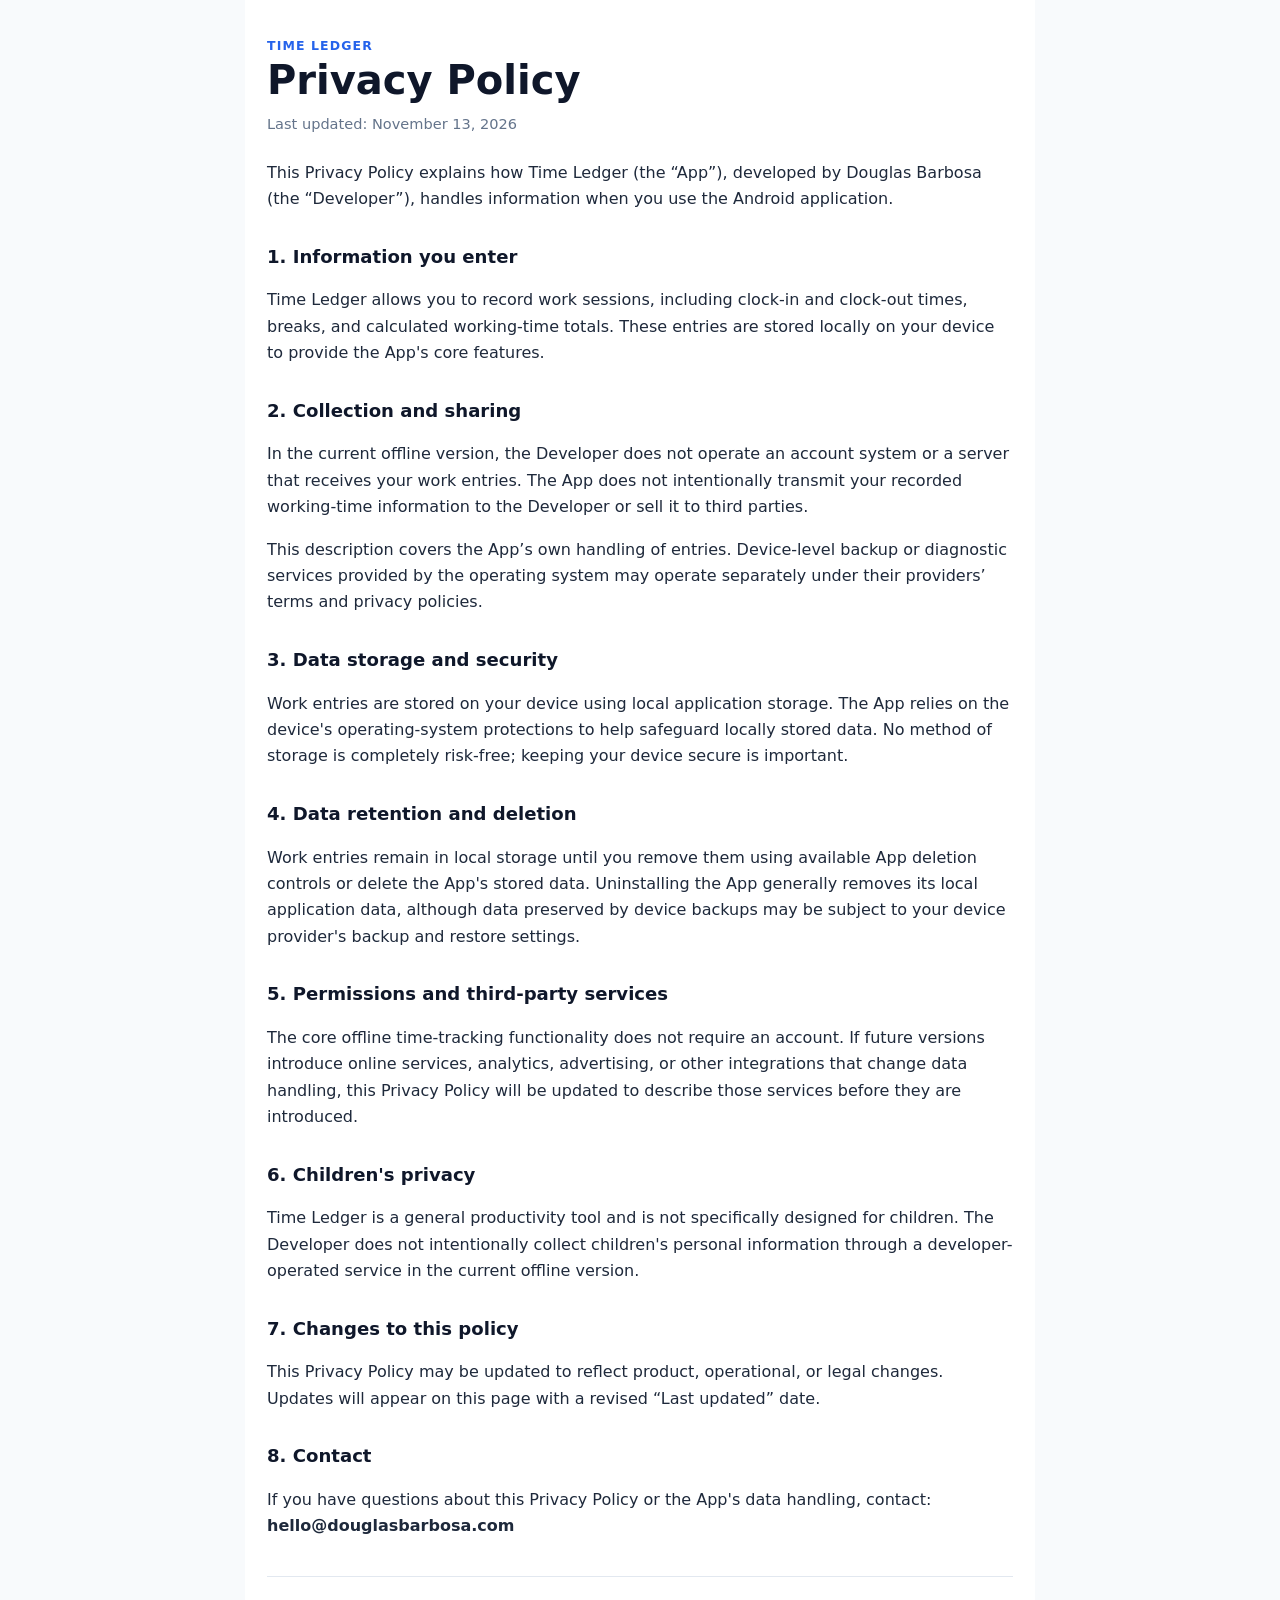
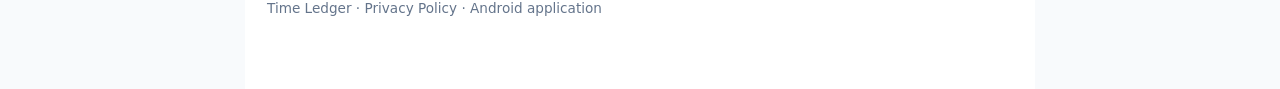
<file: douglasbarbosa.com/docs/time-ledger-privacy-policy.html>
<!doctype html>
<html lang="en">
<head>
  <meta charset="utf-8">
  <meta name="viewport" content="width=device-width,initial-scale=1">
  <meta name="color-scheme" content="light">
  <meta name="description" content="Privacy Policy for the Time Ledger Android application.">
  <title>Privacy Policy | Time Ledger</title>
  <style>
    :root{font-family:system-ui,-apple-system,BlinkMacSystemFont,"Segoe UI",sans-serif;color:#1e293b;background:#f8fafc;line-height:1.65}
    *{box-sizing:border-box}body{margin:0}main{max-width:790px;margin:0 auto;padding:36px 22px 70px;background:white;min-height:100vh}
    h1{color:#0f172a;font-size:clamp(1.8rem,5vw,2.5rem);line-height:1.18;margin:0 0 6px}
    h2{color:#0f172a;font-size:1.13rem;margin:29px 0 9px}p,li{font-size:1rem}ul{padding-left:24px}
    .eyebrow{letter-spacing:.09em;color:#2563eb;font-size:.78rem;font-weight:700;text-transform:uppercase}
    .date{color:#64748b;font-size:.91rem;margin:8px 0 24px}a{color:#2563eb;overflow-wrap:anywhere}
    .notice{border-left:3px solid #2563eb;background:#eff6ff;padding:13px 17px;border-radius:0 8px 8px 0}
    footer{margin-top:36px;color:#64748b;font-size:.85rem;border-top:1px solid #e2e8f0;padding-top:20px}
  </style>
</head>
<body><main>
<div class="eyebrow">Time Ledger</div>
<h1>Privacy Policy</h1>
<p class="date">Last updated: November 13, 2026</p>
<p>This Privacy Policy explains how Time Ledger (the “App”), developed by Douglas Barbosa (the “Developer”), handles information when you use the Android application.</p>
<h2>1. Information you enter</h2>
<p>Time Ledger allows you to record work sessions, including clock-in and clock-out times, breaks, and calculated working-time totals. These entries are stored locally on your device to provide the App's core features.</p>
<h2>2. Collection and sharing</h2>
<p>In the current offline version, the Developer does not operate an account system or a server that receives your work entries. The App does not intentionally transmit your recorded working-time information to the Developer or sell it to third parties.</p>
<p>This description covers the App’s own handling of entries. Device-level backup or diagnostic services provided by the operating system may operate separately under their providers’ terms and privacy policies.</p>
<h2>3. Data storage and security</h2>
<p>Work entries are stored on your device using local application storage. The App relies on the device's operating-system protections to help safeguard locally stored data. No method of storage is completely risk-free; keeping your device secure is important.</p>
<h2>4. Data retention and deletion</h2>
<p>Work entries remain in local storage until you remove them using available App deletion controls or delete the App's stored data. Uninstalling the App generally removes its local application data, although data preserved by device backups may be subject to your device provider's backup and restore settings.</p>
<h2>5. Permissions and third-party services</h2>
<p>The core offline time-tracking functionality does not require an account. If future versions introduce online services, analytics, advertising, or other integrations that change data handling, this Privacy Policy will be updated to describe those services before they are introduced.</p>
<h2>6. Children's privacy</h2>
<p>Time Ledger is a general productivity tool and is not specifically designed for children. The Developer does not intentionally collect children's personal information through a developer-operated service in the current offline version.</p>
<h2>7. Changes to this policy</h2>
<p>This Privacy Policy may be updated to reflect product, operational, or legal changes. Updates will appear on this page with a revised “Last updated” date.</p>
<h2>8. Contact</h2>
<p>If you have questions about this Privacy Policy or the App's data handling, contact: <b>hello@douglasbarbosa.com</b></p>
<footer>Time Ledger · Privacy Policy · Android application</footer>
</main></body></html>
</file>
